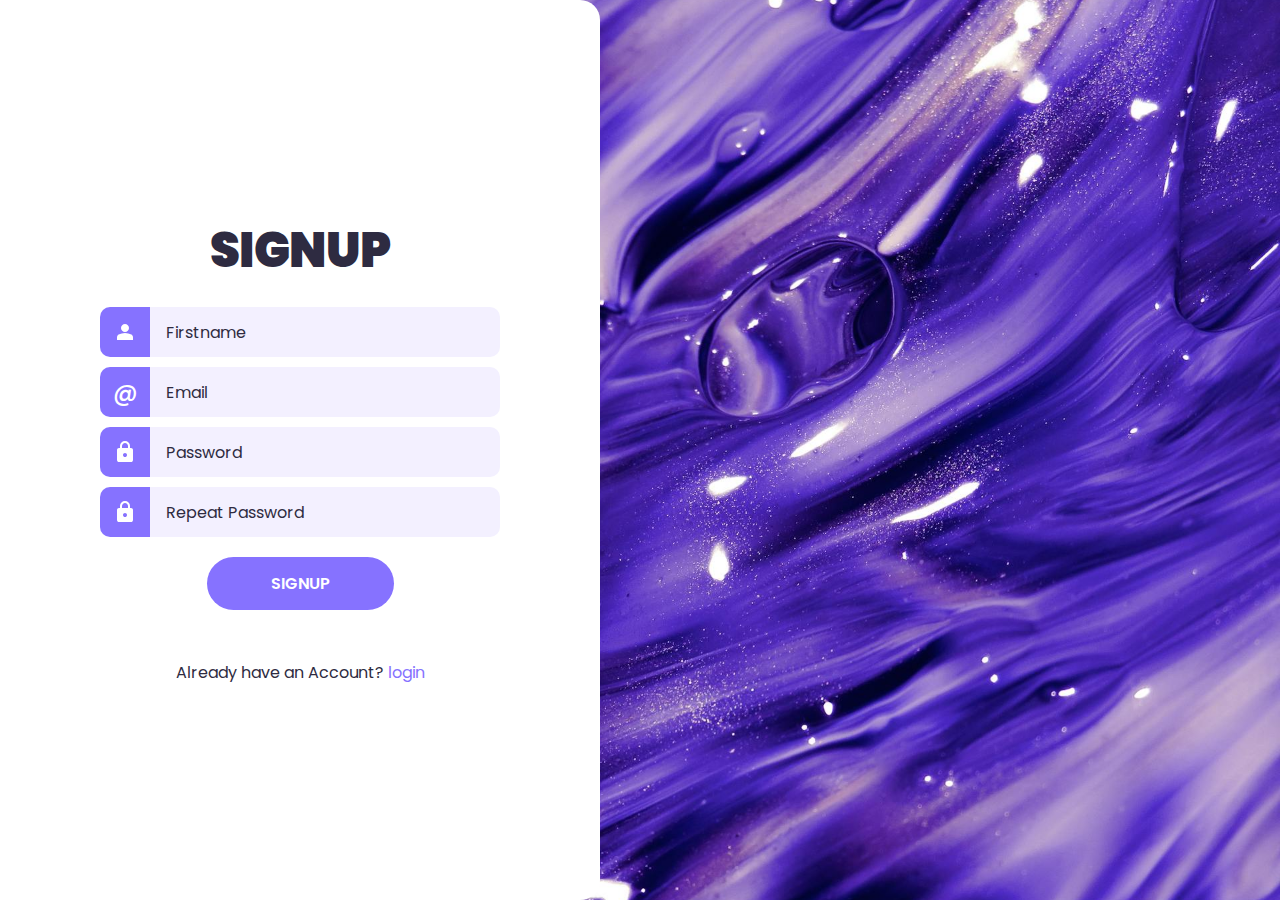
<file: index.html>
<!DOCTYPE html>
<html lang="en">
  <head>
    <meta charset="UTF-8" />
    <meta name="viewport" content="width=device-width, initial-scale=1.0" />
    <title>Signup</title>
    <link rel="stylesheet" href="signup.css" />
    <script type="text/javascript" src="validation.js" defer></script>
  </head>
  <body>
    <div class="wrapper">
      <h1>Signup</h1>
      <p id="error-message"></p>
      <form id="form">
        <div>
          <label for="firstname-input">
            <svg
              xmlns="http://www.w3.org/2000/svg"
              height="24"
              viewBox="0 -960 960 960"
              width="24"
            >
              <path
                d="M480-480q-66 0-113-47t-47-113q0-66 47-113t113-47q66 0 113 47t47 113q0 66-47 113t-113 47ZM160-160v-112q0-34 17.5-62.5T224-378q62-31 126-46.5T480-440q66 0 130 15.5T736-378q29 15 46.5 43.5T800-272v112H160Z"
              />
            </svg>
          </label>
          <input
            type="text"
            name="firstname"
            id="firstname-input"
            placeholder="Firstname"
          />
        </div>
        <div>
          <label for="email-input">
            <span>@</span>
          </label>
          <input
            type="email"
            name="email"
            id="email-input"
            placeholder="Email"
          />
        </div>
        <div>
          <label for="password-input">
            <svg
              xmlns="http://www.w3.org/2000/svg"
              height="24"
              viewBox="0 -960 960 960"
              width="24"
            >
              <path
                d="M240-80q-33 0-56.5-23.5T160-160v-400q0-33 23.5-56.5T240-640h40v-80q0-83 58.5-141.5T480-920q83 0 141.5 58.5T680-720v80h40q33 0 56.5 23.5T800-560v400q0 33-23.5 56.5T720-80H240Zm240-200q33 0 56.5-23.5T560-360q0-33-23.5-56.5T480-440q-33 0-56.5 23.5T400-360q0 33 23.5 56.5T480-280ZM360-640h240v-80q0-50-35-85t-85-35q-50 0-85 35t-35 85v80Z"
              />
            </svg>
          </label>
          <input
            type="password"
            name="password"
            id="password-input"
            placeholder="Password"
          />
        </div>
        <div>
          <label for="repeat-password-input">
            <svg
              xmlns="http://www.w3.org/2000/svg"
              height="24"
              viewBox="0 -960 960 960"
              width="24"
            >
              <path
                d="M240-80q-33 0-56.5-23.5T160-160v-400q0-33 23.5-56.5T240-640h40v-80q0-83 58.5-141.5T480-920q83 0 141.5 58.5T680-720v80h40q33 0 56.5 23.5T800-560v400q0 33-23.5 56.5T720-80H240Zm240-200q33 0 56.5-23.5T560-360q0-33-23.5-56.5T480-440q-33 0-56.5 23.5T400-360q0 33 23.5 56.5T480-280ZM360-640h240v-80q0-50-35-85t-85-35q-50 0-85 35t-35 85v80Z"
              />
            </svg>
          </label>
          <input
            type="password"
            name="repeat-password"
            id="repeat-password-input"
            placeholder="Repeat Password"
          />
        </div>
        <button type="submit">Signup</button>
      </form>
      <p>Already have an Account? <a href="login.html">login</a></p>
    </div>
  </body>
</html>
</file>
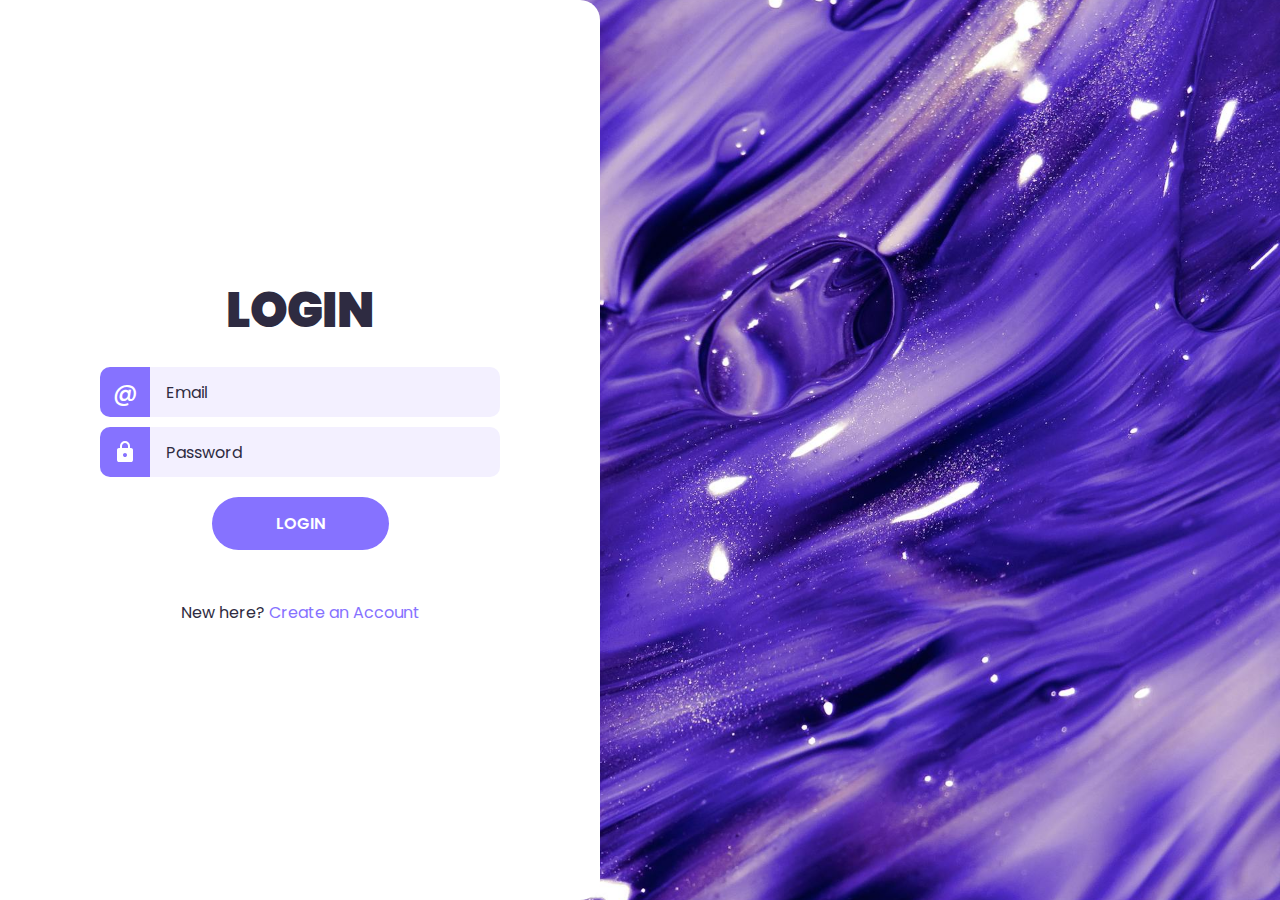
<file: login.html>
<!DOCTYPE html>
<html lang="en">
  <head>
    <meta charset="UTF-8" />
    <meta name="viewport" content="width=device-width, initial-scale=1.0" />
    <title>Login</title>
    <link rel="stylesheet" href="signup.css" />
    <script type="text/javascript" src="validation.js" defer></script>
  </head>
  <body>
    <div class="wrapper">
      <h1>Login</h1>
      <p id="error-message"></p>
      <form id="form">
        <div>
          <label for="email-input">
            <span>@</span>
          </label>
          <input
            type="email"
            name="email"
            id="email-input"
            placeholder="Email"
          />
        </div>
        <div>
          <label for="password-input">
            <svg
              xmlns="http://www.w3.org/2000/svg"
              height="24"
              viewBox="0 -960 960 960"
              width="24"
            >
              <path
                d="M240-80q-33 0-56.5-23.5T160-160v-400q0-33 23.5-56.5T240-640h40v-80q0-83 58.5-141.5T480-920q83 0 141.5 58.5T680-720v80h40q33 0 56.5 23.5T800-560v400q0 33-23.5 56.5T720-80H240Zm240-200q33 0 56.5-23.5T560-360q0-33-23.5-56.5T480-440q-33 0-56.5 23.5T400-360q0 33 23.5 56.5T480-280ZM360-640h240v-80q0-50-35-85t-85-35q-50 0-85 35t-35 85v80Z"
              />
            </svg>
          </label>
          <input
            type="password"
            name="password"
            id="password-input"
            placeholder="Password"
          />
        </div>
        <button type="submit">Login</button>
      </form>
      <p>New here? <a href="index.html">Create an Account</a></p>
    </div>
  </body>
</html>
</file>
<file: signup.css>
@import url("https://fonts.googleapis.com/css2?family=Poppins:ital,wght@0,100;0,200;0,300;0,400;0,500;0,600;0,700;0,800;0,900;1,100;1,200;1,300;1,400;1,500;1,600;1,700;1,800;1,900&display=swap");
:root {
  --accent-color: #8672ff;
  --base-color: white;
  --text-color: #2e2b41;
  --input-color: #f3f0ff;
}
* {
  margin: 0;
  padding: 0;
}
html {
  font-family: Poppins, Segoe UI, sans-serif;
  font-size: 12pt;
  color: var(--text-color);
  text-align: center;
}
body {
  min-height: 100vh;
  background-image: url(background.jpg);
  background-size: cover;
  background-position: right;
  overflow: hidden;
}
.wrapper {
  box-sizing: border-box;
  background-color: var(--base-color);
  height: 100vh;
  width: max(40%, 600px);
  padding: 10px;
  border-radius: 0 20px 20px 0;
  display: flex;
  flex-direction: column;
  align-items: center;
  justify-content: center;
}
h1 {
  font-size: 3rem;
  font-weight: 900;
  text-transform: uppercase;
}
form {
  width: min(400px, 100%);
  margin-top: 20px;
  margin-bottom: 50px;
  display: flex;
  flex-direction: column;
  align-items: center;
  gap: 10px;
}
form > div {
  width: 100%;
  display: flex;
  justify-content: center;
}
form label {
  flex-shrink: 0;
  height: 50px;
  width: 50px;
  background-color: var(--accent-color);
  fill: var(--base-color);
  color: var(--base-color);
  border-radius: 10px 0 0 10px;
  display: flex;
  justify-content: center;
  align-items: center;
  font-size: 1.5rem;
  font-weight: 500;
}
form input {
  box-sizing: border-box;
  flex-grow: 1;
  min-width: 0;
  height: 50px;
  padding: 1em;
  font: inherit;
  border-radius: 0 10px 10px 0;
  border: 2px solid var(--input-color);
  border-left: none;
  background-color: var(--input-color);
  transition: 150ms ease;
}
form input:hover {
  border-color: var(--accent-color);
}
form input:focus {
  outline: none;
  border-color: var(--text-color);
}
div:has(input:focus) > label {
  background-color: var(--text-color);
}
form input::placeholder {
  color: var(--text-color);
}
form button {
  margin-top: 10px;
  border: none;
  border-radius: 1000px;
  padding: 0.85em 4em;
  background-color: var(--accent-color);
  color: var(--base-color);
  font: inherit;
  font-weight: 600;
  text-transform: uppercase;
  cursor: pointer;
  transition: 150ms ease;
}
form button:hover {
  background-color: var(--text-color);
}
form button:focus {
  outline: none;
  background-color: var(--text-color);
}
a {
  text-decoration: none;
  color: var(--accent-color);
}
a:hover {
  text-decoration: underline;
}
@media (max-width: 1100px) {
  .wrapper {
    width: min(600px, 100%);
    border-radius: 0;
  }
}
form div.incorrect label {
  background-color: #f06272;
}
form div.incorrect input {
  border-color: #f06272;
}
#error-message {
  color: #f06272;
}
</file>
